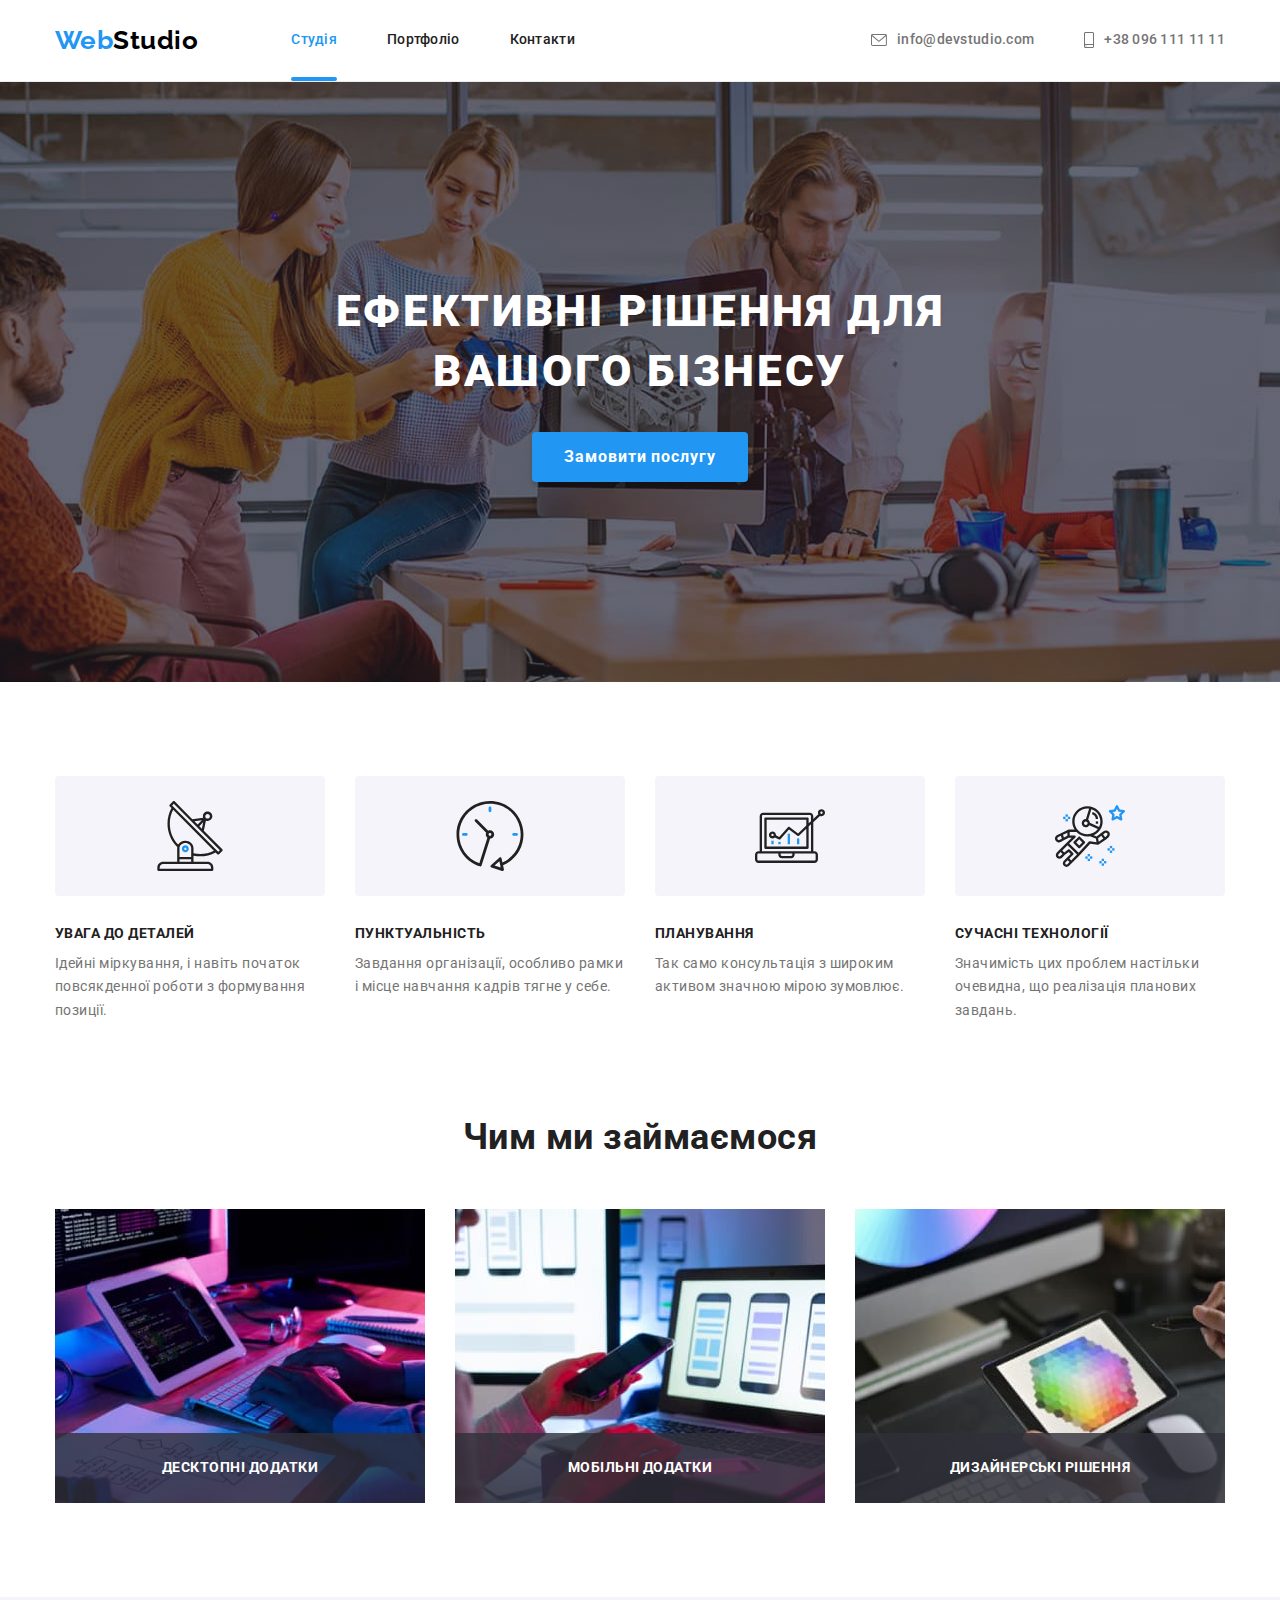
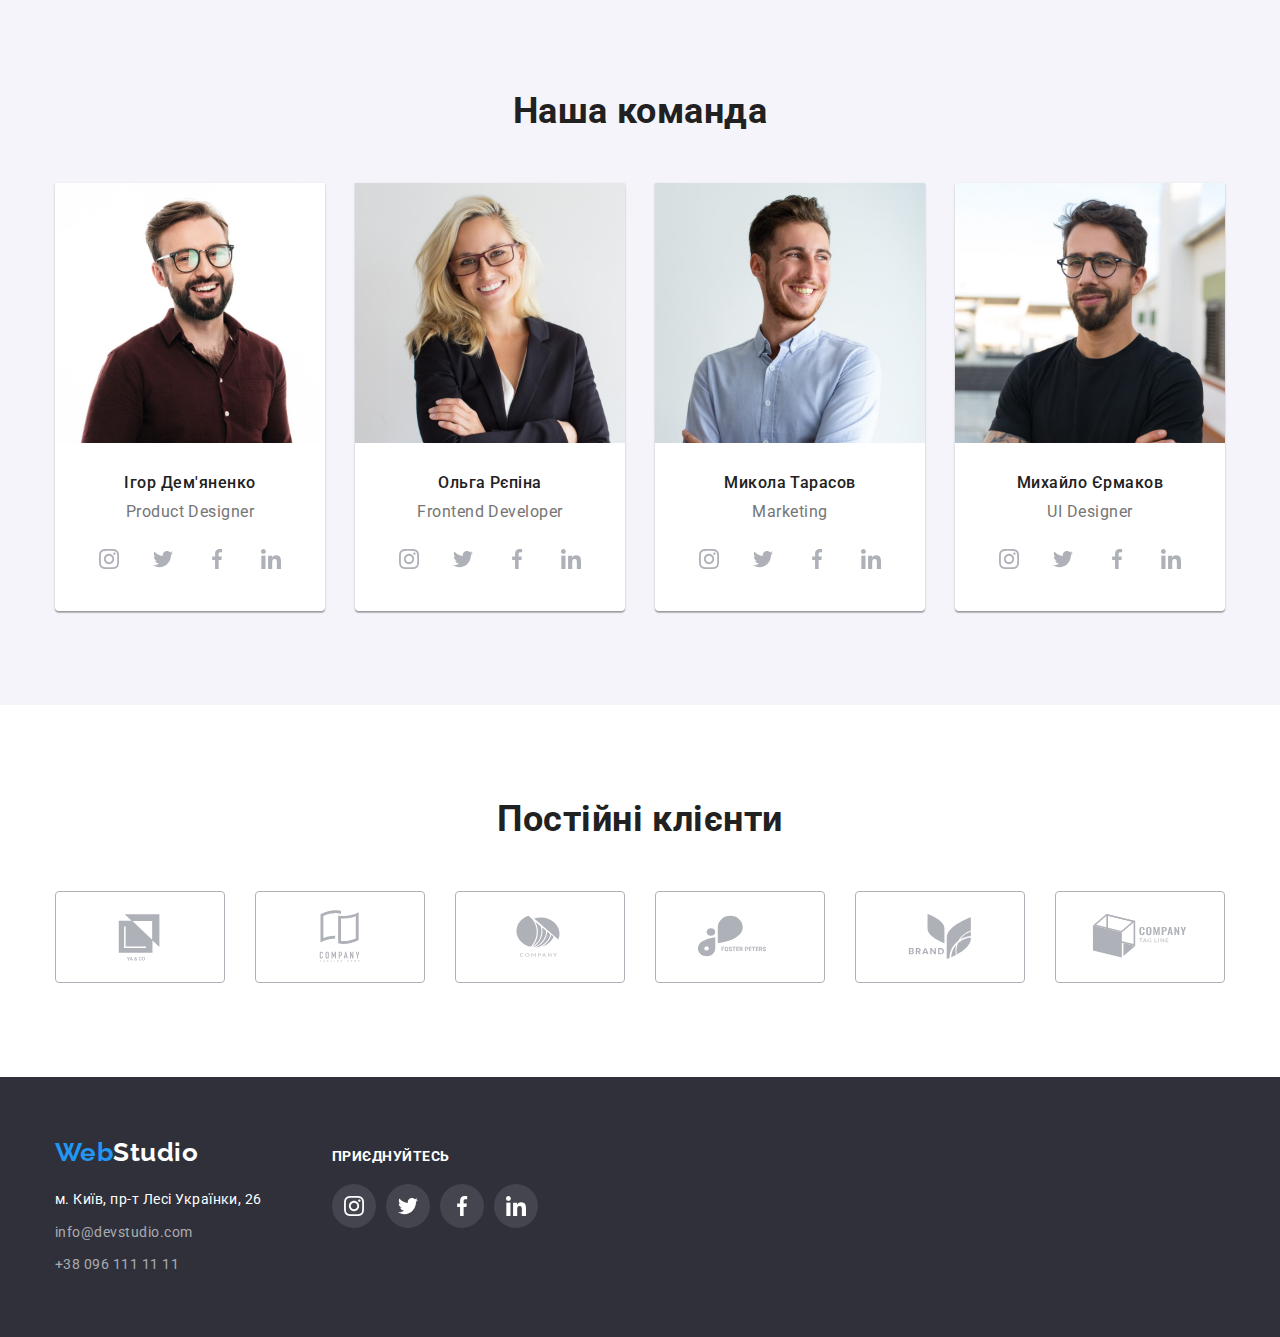
<file: index.html>
<!DOCTYPE html>
<html lang="uk">
  <head>
    <meta charset="UTF-8" />
    <meta http-equiv="X-UA-Compatible" content="IE=edge" />
    <meta name="viewport" content="width=device-width, initial-scale=1.0" />
    <link rel="preconnect" href="https://fonts.googleapis.com" />
    <link rel="preconnect" href="https://fonts.gstatic.com" crossorigin />
    <link
      href="https://fonts.googleapis.com/css2?family=Raleway:wght@700&family=Roboto:wght@400;500;700;900&display=swap"
      rel="stylesheet"
    />
    <link
      rel="stylesheet"
      href="https://cdn.jsdelivr.net/npm/modern-normalize@1.1.0/modern-normalize.min.css"
    />
    <link rel="stylesheet" href="./styles/styles.css" />
    <title>WebStudio</title>
  </head>
  <body>
    <!--header-->
    <header class="page-header">
      <div class="container main-header">
        <nav class="header-nav">
          <div class="head-wrap">
            <a class="logo link" href="./index.html" lang="en">
              <span class="logo-accent">Web</span>Studio</a
            >
            <ul class="nav list">
              <li class="nav-list-item">
                <a href="./index.html" class="nav-link link current">Студія</a>
              </li>
              <li class="nav-list-item">
                <a href="./portfolio.html" class="nav-link link">Портфоліо</a>
              </li>
              <li class="nav-list-item">
                <a href="#" class="nav-link link">Контакти</a>
              </li>
            </ul>
          </div>
        </nav>
        <ul class="contacts list">
          <li class="header-contacts-item">
            <a
              href="mailto:info@devstudio.com"
              lang="en"
              class="header-contact-link link"
            >
              <svg class="icon-header">
                <use
                  lang="en"
                  aria-label="mail icon"
                  href="./images/sprite.svg#icon-envelope"
                ></use>
              </svg>
              info@devstudio.com</a
            >
          </li>
          <li class="header-contacts-item">
            <a href="tel:+380961111111" class="header-contact-link link">
              <svg class="icon-header telephone">
                <use
                  lang="en"
                  aria-label="telephone icon"
                  href="./images/sprite.svg#icon-smartphone"
                ></use>
              </svg>
              +38 096 111 11 11</a
            >
          </li>
        </ul>
      </div>
    </header>
    <!--content-->
    <main>
      <!--section1-hero-->
      <section class="hero">
        <div class="hero-wrapper">
          <div class="container">
            <h1 class="hero-title">Ефективні рішення для вашого бізнесу</h1>
            <button type="button" class="hero-button" data-modal-open>
              Замовити послугу
            </button>
          </div>
        </div>
      </section>
      <!--section2-features-->
      <section class="features section">
        <div class="container">
          <h2 class="title-hide">Особливості</h2>
          <ul class="features-list list">
            <li class="feature-item">
              <div class="feature-icon-wrapper">
                <svg lang="en" aria-label="feature icon" class="feature-icon">
                  <use href="./images/sprite.svg#icon-feat1"></use>
                </svg>
              </div>
              <h3 class="feature-title">Увага до деталей</h3>
              <p class="feature-description">
                Ідейні міркування, і навіть початок повсякденної роботи з
                формування позиції.
              </p>
            </li>
            <li class="feature-item">
              <div class="feature-icon-wrapper">
                <svg lang="en" aria-label="feature icon" class="feature-icon">
                  <use href="./images/sprite.svg#icon-feat2"></use>
                </svg>
              </div>
              <h3 class="feature-title">Пунктуальність</h3>
              <p class="feature-description">
                Завдання організації, особливо рамки і місце навчання кадрів
                тягне у себе.
              </p>
            </li>
            <li class="feature-item">
              <div class="feature-icon-wrapper">
                <svg lang="en" aria-label="feature icon" class="feature-icon">
                  <use href="./images/sprite.svg#icon-feat3"></use>
                </svg>
              </div>
              <h3 class="feature-title">Планування</h3>
              <p class="feature-description">
                Так само консультація з широким активом значною мірою зумовлює.
              </p>
            </li>
            <li class="feature-item">
              <div class="feature-icon-wrapper">
                <svg lang="en" aria-label="feature icon" class="feature-icon">
                  <use href="./images/sprite.svg#icon-feat4"></use>
                </svg>
              </div>
              <h3 class="feature-title">Сучасні технології</h3>
              <p class="feature-description">
                Значимість цих проблем настільки очевидна, що реалізація
                планових завдань.
              </p>
            </li>
          </ul>
        </div>
      </section>
      <!--section3-what-we-do-->
      <section class="our-work section">
        <div class="container">
          <h2 class="section-title">Чим ми займаємося</h2>
          <ul class="work-list list">
            <li class="work-list-line">
              <div class="work-list-wrap">
                <img
                  src="./images/main/wwd1.jpg"
                  alt="Фото чим ми займаємось 1"
                  width="370"
                />
                <p class="our-wor-topic">Десктопні додатки</p>
              </div>
            </li>
            <li class="work-list-line">
              <div class="work-list-wrap">
                <img
                  src="./images/main/wwd2.jpg"
                  alt="Фото чим ми займаємось 2"
                  width="370"
                />
                <p class="our-wor-topic">Мобільні додатки</p>
              </div>
            </li>
            <li class="work-list-line">
              <div class="work-list-wrap">
                <img
                  src="./images/main/wwd3.jpg"
                  alt="Фото чим ми займаємось 3"
                  width="370"
                />
                <p class="our-wor-topic">Дизайнерські рішення</p>
              </div>
            </li>
          </ul>
        </div>
      </section>
      <!-- section4-our-team-->
      <section class="our-team section">
        <div class="container">
          <h2 class="section-title">Наша команда</h2>
          <ul class="team-list list">
            <li class="team-member-card item">
              <img
                src="./images/main/ot1.jpg"
                alt="Ігор Дем'яненко"
                width="270"
              />
              <div class="member-description">
                <h3 class="team-member">Ігор Дем'яненко</h3>
                <p lang="en" class="team-member-position">Product Designer</p>
                <ul class="social-list list">
                  <li class="social-list-item">
                    <a href="#" class="social-list-link link">
                      <svg
                        lang="en"
                        aria-label="instagram link"
                        class="social-list-icon"
                      >
                        <use href="./images/sprite.svg#icon-instagram"></use>
                      </svg>
                    </a>
                  </li>
                  <li class="social-list-item">
                    <a href="#" class="social-list-link link">
                      <svg
                        lang="en"
                        aria-label="twitter link"
                        class="social-list-icon"
                      >
                        <use href="./images/sprite.svg#icon-twitter"></use>
                      </svg>
                    </a>
                  </li>
                  <li class="social-list-item">
                    <a href="#" class="social-list-link link">
                      <svg
                        lang="en"
                        aria-label="facebook link"
                        class="social-list-icon"
                      >
                        <use href="./images/sprite.svg#icon-facebook"></use>
                      </svg>
                    </a>
                  </li>
                  <li class="social-list-item">
                    <a href="#" class="social-list-link link">
                      <svg
                        lang="en"
                        aria-label="linkedin link"
                        class="social-list-icon"
                      >
                        <use href="./images/sprite.svg#icon-linkedin"></use>
                      </svg>
                    </a>
                  </li>
                </ul>
              </div>
            </li>
            <li class="team-member-card item">
              <img src="./images/main/ot2.jpg" alt="Ольга Рєпіна" width="270" />
              <div class="member-description">
                <h3 class="team-member">Ольга Рєпіна</h3>
                <p class="team-member-position" lang="en">Frontend Developer</p>
                <ul class="social-list list">
                  <li class="social-list-item">
                    <a href="#" class="social-list-link link">
                      <svg
                        lang="en"
                        aria-label="instagram link"
                        class="social-list-icon"
                      >
                        <use href="./images/sprite.svg#icon-instagram"></use>
                      </svg>
                    </a>
                  </li>
                  <li class="social-list-item">
                    <a href="#" class="social-list-link link">
                      <svg
                        lang="en"
                        aria-label="twitter link"
                        class="social-list-icon"
                      >
                        <use href="./images/sprite.svg#icon-twitter"></use>
                      </svg>
                    </a>
                  </li>
                  <li class="social-list-item">
                    <a href="#" class="social-list-link link">
                      <svg
                        lang="en"
                        aria-label="facebook link"
                        class="social-list-icon"
                      >
                        <use href="./images/sprite.svg#icon-facebook"></use>
                      </svg>
                    </a>
                  </li>
                  <li class="social-list-item">
                    <a href="#" class="social-list-link link">
                      <svg
                        lang="en"
                        aria-label="linkedin link"
                        class="social-list-icon"
                      >
                        <use href="./images/sprite.svg#icon-linkedin"></use>
                      </svg>
                    </a>
                  </li>
                </ul>
              </div>
            </li>
            <li class="team-member-card item">
              <img
                src="./images/main/ot3.jpg"
                alt="Микола Тарасов"
                width="270"
              />
              <div class="member-description">
                <h3 class="team-member">Микола Тарасов</h3>
                <p class="team-member-position" lang="en">Marketing</p>
                <ul class="social-list list">
                  <li class="social-list-item">
                    <a href="#" class="social-list-link link">
                      <svg
                        lang="en"
                        aria-label="instagram link"
                        class="social-list-icon"
                      >
                        <use href="./images/sprite.svg#icon-instagram"></use>
                      </svg>
                    </a>
                  </li>
                  <li class="social-list-item">
                    <a href="#" class="social-list-link link">
                      <svg
                        lang="en"
                        aria-label="twitter link"
                        class="social-list-icon"
                      >
                        <use href="./images/sprite.svg#icon-twitter"></use>
                      </svg>
                    </a>
                  </li>
                  <li class="social-list-item">
                    <a href="#" class="social-list-link link">
                      <svg
                        lang="en"
                        aria-label="facebook link"
                        class="social-list-icon"
                      >
                        <use href="./images/sprite.svg#icon-facebook"></use>
                      </svg>
                    </a>
                  </li>
                  <li class="social-list-item">
                    <a href="#" class="social-list-link link">
                      <svg
                        lang="en"
                        aria-label="linkedin link"
                        class="social-list-icon"
                      >
                        <use href="./images/sprite.svg#icon-linkedin"></use>
                      </svg>
                    </a>
                  </li>
                </ul>
              </div>
            </li>
            <li class="team-member-card item">
              <img
                src="./images/main/ot4.jpg"
                alt="Михайло Єрмаков"
                width="270"
              />
              <div class="member-description">
                <h3 class="team-member">Михайло Єрмаков</h3>
                <p class="team-member-position" lang="en">UI Designer</p>
                <ul class="social-list list">
                  <li class="social-list-item">
                    <a href="#" class="social-list-link link">
                      <svg
                        lang="en"
                        aria-label="instagram link"
                        class="social-list-icon"
                      >
                        <use href="./images/sprite.svg#icon-instagram"></use>
                      </svg>
                    </a>
                  </li>
                  <li class="social-list-item">
                    <a href="#" class="social-list-link link">
                      <svg
                        lang="en"
                        aria-label="twitter link"
                        class="social-list-icon"
                      >
                        <use href="./images/sprite.svg#icon-twitter"></use>
                      </svg>
                    </a>
                  </li>
                  <li class="social-list-item">
                    <a href="#" class="social-list-link link">
                      <svg
                        lang="en"
                        aria-label="facebook link"
                        class="social-list-icon"
                      >
                        <use href="./images/sprite.svg#icon-facebook"></use>
                      </svg>
                    </a>
                  </li>
                  <li class="social-list-item">
                    <a href="#" class="social-list-link link">
                      <svg
                        lang="en"
                        aria-label="linkedin link"
                        class="social-list-icon"
                      >
                        <use href="./images/sprite.svg#icon-linkedin"></use>
                      </svg>
                    </a>
                  </li>
                </ul>
              </div>
            </li>
          </ul>
        </div>
      </section>
      <!--section5-our-clients-->
      <section class="clients section">
        <div class="container">
          <h2 class="section-title">Постійні клієнти</h2>
          <ul class="clients-list list">
            <li class="clients-item">
              <a href="" class="clients-link link">
                <svg
                  lang="en"
                  aria-label="clients logo"
                  class="clients-logo-icon"
                >
                  <use href="./images/sprite.svg#icon-logo1"></use>
                </svg>
              </a>
            </li>
            <li class="clients-item">
              <a href="" class="clients-link link">
                <svg
                  lang="en"
                  aria-label="clients logo"
                  class="clients-logo-icon"
                >
                  <use href="./images/sprite.svg#icon-logo2"></use>
                </svg>
              </a>
            </li>
            <li class="clients-item">
              <a href="" class="clients-link link">
                <svg
                  lang="en"
                  aria-label="clients logo"
                  class="clients-logo-icon"
                >
                  <use href="./images/sprite.svg#icon-logo3"></use>
                </svg>
              </a>
            </li>
            <li class="clients-item">
              <a href="" class="clients-link link">
                <svg
                  lang="en"
                  aria-label="clients logo"
                  class="clients-logo-icon"
                >
                  <use href="./images/sprite.svg#icon-logo4"></use>
                </svg>
              </a>
            </li>
            <li class="clients-item">
              <a href="" class="clients-link link">
                <svg
                  lang="en"
                  aria-label="clients logo"
                  class="clients-logo-icon"
                >
                  <use href="./images/sprite.svg#icon-logo5"></use>
                </svg>
              </a>
            </li>
            <li class="clients-item">
              <a href="" class="clients-link link">
                <svg
                  lang="en"
                  aria-label="clients logo"
                  class="clients-logo-icon"
                >
                  <use href="./images/sprite.svg#icon-logo6"></use>
                </svg>
              </a>
            </li>
          </ul>
        </div>
      </section>
    </main>
    <!--footer-->
    <footer class="main-footer">
      <div class="container footer-wrapper">
        <div class="footer-left-side">
          <a class="footer-logo link" href="./index.html" lang="en">
            <span class="logo-accent">Web</span>Studio</a
          >
          <address class="footer-address">
            <ul class="address-list list">
              <li class="footer-address-item">
                <a
                  class="address-map link"
                  href="https://goo.gl/maps/CPtrU1FHBa2aNyZL9"
                  target="_blank"
                  rel="noopener noreferrer nofollow"
                  >м. Київ, пр-т Лесі Українки, 26</a
                >
              </li>
              <li class="footer-address-item">
                <a
                  class="footer-contact link"
                  href="mailto:info@devstudio.com"
                  lang="en"
                  >info@devstudio.com</a
                >
              </li>
              <li class="footer-address-item">
                <a class="footer-contact link" href="tel:+380961111111"
                  >+38 096 111 11 11</a
                >
              </li>
            </ul>
          </address>
        </div>

        <div class="footer-social">
          <p class="foter-social-title">приєднуйтесь</p>
          <ul class="social-list list">
            <li class="footer-social-item">
              <a class="footer-social-link" href="">
                <svg
                  lang="en"
                  aria-label="instagram icon"
                  class="footer-social-icon"
                >
                  <use href="./images/sprite.svg#icon-instagram"></use>
                </svg>
              </a>
            </li>
            <li class="footer-social-item">
              <a class="footer-social-link" href="">
                <svg
                  lang="en"
                  aria-label="twitter icon"
                  class="footer-social-icon"
                >
                  <use href="./images/sprite.svg#icon-twitter"></use>
                </svg>
              </a>
            </li>
            <li class="footer-social-item">
              <a class="footer-social-link" href="">
                <svg
                  lang="en"
                  aria-label="facebook icon"
                  class="footer-social-icon"
                >
                  <use href="./images/sprite.svg#icon-facebook"></use>
                </svg>
              </a>
            </li>
            <li class="footer-social-item">
              <a class="footer-social-link" href="">
                <svg
                  lang="en"
                  aria-label="linkedin icon"
                  class="footer-social-icon"
                >
                  <use href="./images/sprite.svg#icon-linkedin"></use>
                </svg>
              </a>
            </li>
          </ul>
        </div>
      </div>
    </footer>

    <!--modals-->
    <div class="backdrop is-hidden" data-modal>
      <div class="modal">
        <button type="button" class="close-modal-btn" data-modal-close>
          <svg class="modal-close-icon">
            <use href="./images/sprite.svg#icon-close-btn"></use>
          </svg>
        </button>
      </div>
    </div>
    <!--scripts-->
    <script src="./js/modal.js"></script>
  </body>
</html>
</file>
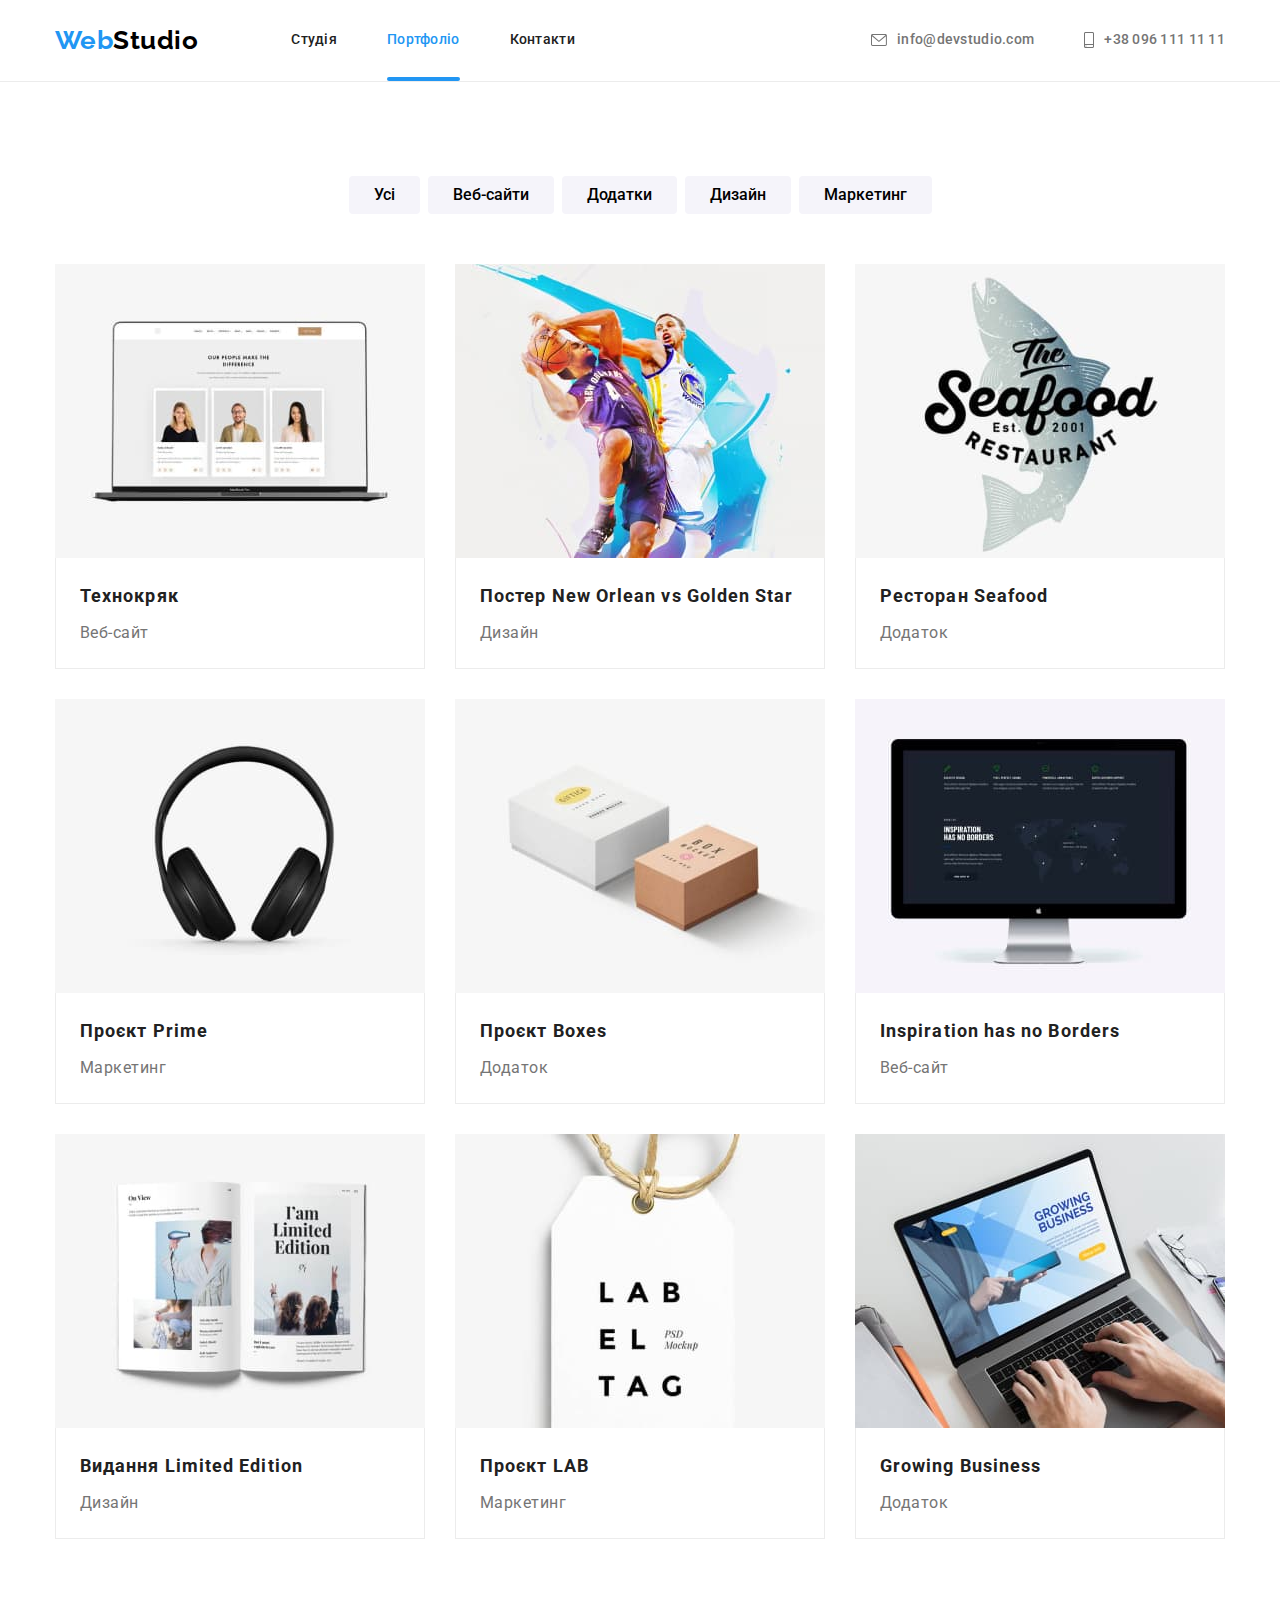
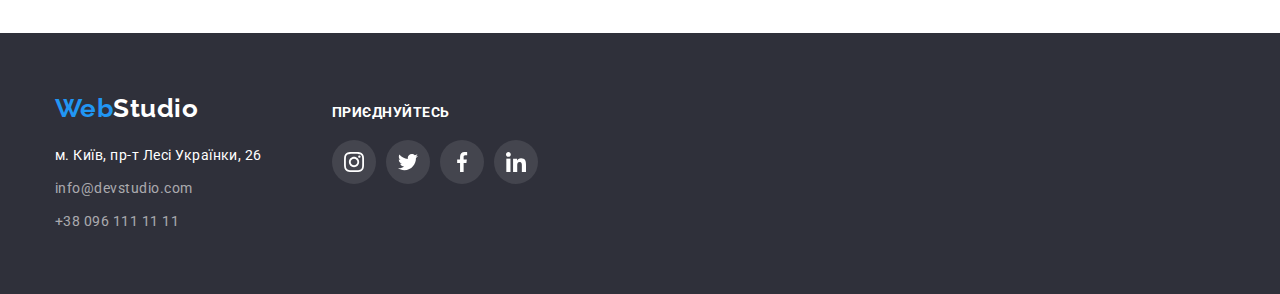
<file: portfolio.html>
<!DOCTYPE html>
<html lang="uk">
  <head>
    <meta charset="UTF-8" />
    <meta http-equiv="X-UA-Compatible" content="IE=edge" />
    <meta name="viewport" content="width=device-width, initial-scale=1.0" />
    <link
      href="https://fonts.googleapis.com/css2?family=Raleway:wght@700&family=Roboto:wght@400;500;700;900&display=swap"
      rel="stylesheet"
    />
    <link
      rel="stylesheet"
      href="https://cdn.jsdelivr.net/npm/modern-normalize@1.1.0/modern-normalize.min.css"
    />
    <link rel="stylesheet" href="./styles/styles.css" />
    <title>Портфоліо</title>
  </head>
  <body>
    <!--header-->
    <header class="page-header">
      <div class="container main-header">
        <nav class="header-nav">
          <div class="head-wrap">
            <a class="logo link" href="./index.html" lang="en">
              <span class="logo-accent">Web</span>Studio</a
            >
            <ul class="nav list">
              <li class="nav-list-item">
                <a href="./index.html" class="nav-link link">Студія</a>
              </li>
              <li class="nav-list-item">
                <a href="./portfolio.html" class="nav-link link current"
                  >Портфоліо</a
                >
              </li>
              <li class="nav-list-item">
                <a href="#" class="nav-link link">Контакти</a>
              </li>
            </ul>
          </div>
        </nav>
        <ul class="contacts list">
          <li class="header-contacts-item">
            <a
              href="mailto:info@devstudio.com"
              lang="en"
              class="header-contact-link link"
            >
              <svg class="icon-header">
                <use
                  lang="en"
                  aria-label="mail icon"
                  href="./images/sprite.svg#icon-envelope"
                ></use>
              </svg>
              info@devstudio.com</a
            >
          </li>
          <li class="header-contacts-item">
            <a href="tel:+380961111111" class="header-contact-link link">
              <svg class="icon-header telephone">
                <use
                  lang="en"
                  aria-label="telephone icon"
                  href="./images/sprite.svg#icon-smartphone"
                ></use>
              </svg>
              +38 096 111 11 11</a
            >
          </li>
        </ul>
      </div>
    </header>
    <!--content-->
    <main class="portfolio-content">
      <section class="gallery section">
        <div class="container">
          <h1 class="title-hide">Портфоліо</h1>
          <ul class="filter-list list">
            <li><button type="button" class="portfolio-button">Усі</button></li>
            <li>
              <button type="button" class="portfolio-button">Веб-сайти</button>
            </li>
            <li>
              <button type="button" class="portfolio-button">Додатки</button>
            </li>
            <li>
              <button type="button" class="portfolio-button">Дизайн</button>
            </li>
            <li>
              <button type="button" class="portfolio-button">Маркетинг</button>
            </li>
          </ul>
          <ul class="gallery-list list">
            <li class="portfolio-list-item item">
              <a class="project-link link" href="#">
                <div class="project-link-overlay">
                  <img
                    src="./images/portfolio/project1.jpg"
                    alt="Технокряк"
                    width="370"
                  />
                  <p class="project-link-overlay-text">
                    Ресурс пропонує комплексні пропозиції з різним рівнем
                    функціоналу та сервісів. Все це дозволить відвідувачу
                    отримати вичерпні відомості про компанію чи приватну особу.
                  </p>
                </div>
                <div class="project-wrapper">
                  <h2 class="project-name">Технокряк</h2>
                  <p class="project-type">Веб-сайт</p>
                </div>
              </a>
            </li>
            <li class="portfolio-list-item item">
              <a class="project-link link" href="#">
                <div class="project-link-overlay">
                  <img
                    src="./images/portfolio/project2.jpg"
                    alt="Постер New Orlean vs Golden Star"
                    width="370"
                  />
                  <p class="project-link-overlay-text">
                    Ресурс пропонує комплексні пропозиції з різним рівнем
                    функціоналу та сервісів. Все це дозволить відвідувачу
                    отримати вичерпні відомості про компанію чи приватну особу.
                  </p>
                </div>

                <div class="project-wrapper">
                  <h2 class="project-name">
                    Постер <span lang="en">New Orlean vs Golden Star </span>
                  </h2>
                  <p class="project-type">Дизайн</p>
                </div>
              </a>
            </li>
            <li class="portfolio-list-item item">
              <a class="project-link link" href="#">
                <div class="project-link-overlay">
                  <img
                    src="./images/portfolio/project3.jpg"
                    alt="Ресторан Seafood"
                    width="370"
                  />
                  <p class="project-link-overlay-text">
                    Ресурс пропонує комплексні пропозиції з різним рівнем
                    функціоналу та сервісів. Все це дозволить відвідувачу
                    отримати вичерпні відомості про компанію чи приватну особу.
                  </p>
                </div>

                <div class="project-wrapper">
                  <h2 class="project-name">
                    Ресторан <span lang="en">Seafood</span>
                  </h2>
                  <p class="project-type">Додаток</p>
                </div>
              </a>
            </li>
            <li class="portfolio-list-item item">
              <a class="project-link link" href="#">
                <div class="project-link-overlay">
                  <img
                    src="./images/portfolio/project4.jpg"
                    alt="Проєкт Prime"
                    width="370"
                  />
                  <p class="project-link-overlay-text">
                    Ресурс пропонує комплексні пропозиції з різним рівнем
                    функціоналу та сервісів. Все це дозволить відвідувачу
                    отримати вичерпні відомості про компанію чи приватну особу.
                  </p>
                </div>

                <div class="project-wrapper">
                  <h2 class="project-name">Проєкт <span>Prime</span></h2>
                  <p class="project-type">Маркетинг</p>
                </div>
              </a>
            </li>
            <li class="portfolio-list-item item">
              <a class="project-link link" href="#">
                <div class="project-link-overlay">
                  <img
                    src="./images/portfolio/project5.jpg"
                    alt="Проєкт Boxes"
                    width="370"
                  />
                  <p class="project-link-overlay-text">
                    Ресурс пропонує комплексні пропозиції з різним рівнем
                    функціоналу та сервісів. Все це дозволить відвідувачу
                    отримати вичерпні відомості про компанію чи приватну особу.
                  </p>
                </div>

                <div class="project-wrapper">
                  <h2 class="project-name">
                    Проєкт <span lang="en">Boxes</span>
                  </h2>
                  <p class="project-type">Додаток</p>
                </div>
              </a>
            </li>
            <li class="portfolio-list-item item">
              <a class="project-link link" href="#">
                <div class="project-link-overlay">
                  <img
                    src="./images/portfolio/project6.jpg"
                    alt="Inspiration has no Borders"
                    width="370"
                  />
                  <p class="project-link-overlay-text">
                    Ресурс пропонує комплексні пропозиції з різним рівнем
                    функціоналу та сервісів. Все це дозволить відвідувачу
                    отримати вичерпні відомості про компанію чи приватну особу.
                  </p>
                </div>

                <div class="project-wrapper">
                  <h2 class="project-name" lang="en">
                    Inspiration has no Borders
                  </h2>
                  <p class="project-type">Веб-сайт</p>
                </div>
              </a>
            </li>
            <li class="portfolio-list-item item">
              <a class="project-link link" href="#">
                <div class="project-link-overlay">
                  <img
                    src="./images/portfolio/project7.jpg"
                    alt="Видання Limited Edition"
                    width="370"
                  />
                  <p class="project-link-overlay-text">
                    Ресурс пропонує комплексні пропозиції з різним рівнем
                    функціоналу та сервісів. Все це дозволить відвідувачу
                    отримати вичерпні відомості про компанію чи приватну особу.
                  </p>
                </div>

                <div class="project-wrapper">
                  <h2 class="project-name">
                    Видання <span lang="en">Limited Edition</span>
                  </h2>
                  <p class="project-type">Дизайн</p>
                </div>
              </a>
            </li>
            <li class="portfolio-list-item item">
              <a class="project-link link" href="#">
                <div class="project-link-overlay">
                  <img
                    src="./images/portfolio/project8.jpg"
                    alt="Проєкт LAB"
                    width="370"
                  />
                  <p class="project-link-overlay-text">
                    Ресурс пропонує комплексні пропозиції з різним рівнем
                    функціоналу та сервісів. Все це дозволить відвідувачу
                    отримати вичерпні відомості про компанію чи приватну особу.
                  </p>
                </div>

                <div class="project-wrapper">
                  <h2 class="project-name">
                    Проєкт <span lang="en">LAB</span>
                  </h2>
                  <p class="project-type">Маркетинг</p>
                </div>
              </a>
            </li>
            <li class="portfolio-list-item item">
              <a class="project-link link" href="#">
                <div class="project-link-overlay">
                  <img
                    src="./images/portfolio/project9.jpg"
                    alt="Growing Business"
                    width="370"
                  />
                  <p class="project-link-overlay-text">
                    Ресурс пропонує комплексні пропозиції з різним рівнем
                    функціоналу та сервісів. Все це дозволить відвідувачу
                    отримати вичерпні відомості про компанію чи приватну особу.
                  </p>
                </div>

                <div class="project-wrapper">
                  <h2 class="project-name" lang="en">Growing Business</h2>
                  <p class="project-type">Додаток</p>
                </div>
              </a>
            </li>
          </ul>
        </div>
      </section>
    </main>
    <!--footer-->
    <footer class="main-footer">
      <div class="container footer-wrapper">
        <div class="footer-left-side">
          <a class="footer-logo link" href="./index.html" lang="en">
            <span class="logo-accent">Web</span>Studio</a
          >
          <address class="footer-address">
            <ul class="address-list list">
              <li class="footer-address-item">
                <a
                  class="address-map link"
                  href="https://goo.gl/maps/CPtrU1FHBa2aNyZL9"
                  target="_blank"
                  rel="noopener noreferrer nofollow"
                  >м. Київ, пр-т Лесі Українки, 26</a
                >
              </li>
              <li class="footer-address-item">
                <a
                  class="footer-contact link"
                  href="mailto:info@devstudio.com"
                  lang="en"
                  >info@devstudio.com</a
                >
              </li>
              <li class="footer-address-item">
                <a class="footer-contact link" href="tel:+380961111111"
                  >+38 096 111 11 11</a
                >
              </li>
            </ul>
          </address>
        </div>

        <div class="footer-social">
          <p class="foter-social-title">приєднуйтесь</p>
          <ul class="social-list list">
            <li class="footer-social-item">
              <a class="footer-social-link" href="">
                <svg class="footer-social-icon">
                  <use href="./images/sprite.svg#icon-instagram"></use>
                </svg>
              </a>
            </li>
            <li class="footer-social-item">
              <a class="footer-social-link" href="">
                <svg class="footer-social-icon">
                  <use href="./images/sprite.svg#icon-twitter"></use>
                </svg>
              </a>
            </li>
            <li class="footer-social-item">
              <a class="footer-social-link" href="">
                <svg class="footer-social-icon">
                  <use href="./images/sprite.svg#icon-facebook"></use>
                </svg>
              </a>
            </li>
            <li class="footer-social-item">
              <a class="footer-social-link" href="">
                <svg class="footer-social-icon">
                  <use href="./images/sprite.svg#icon-linkedin"></use>
                </svg>
              </a>
            </li>
          </ul>
        </div>
      </div>
    </footer>
  </body>
</html>
</file>
<file: styles/styles.css>
:root {
  /* colors */
  --main-theme-color: #fff;
  --secondary-theme-color: #f5f5f5;
  --hero-bg-color: #c4c4c4;
  --hero-overlay-color: rgba(47, 48, 58, 0.4);
  --our-work-overlay-bg: rgba(47, 48, 58, 0.8);
  --footer-bg-color: #2f303a;
  --filter-button-bg-color: #f5f4fa;
  --main-text-color: #212121;
  --secondary-text-color: #757575;
  --logo-header-color: #000;
  --accent-color: #2196f3;
  --button-bg-accent-color: #188ce8;
  --footer-contact-color: rgba(255, 255, 255, 0.6);
  --border-color: #ececec;
  --button-shadow: rgba(0, 0, 0, 0.15);
  --feature-bg-color: #f5f4fa;
  --team-member-box-shadow-color1: rgba(0, 0, 0, 0.12);
  --team-member-box-shadow-color2: rgba(0, 0, 0, 0.14);
  --team-member-box-shadow-color3: rgba(0, 0, 0, 0.2);
  --social-list-icon-fill: #afb1b8;
  --footer-social-link-color: rgba(255, 255, 255, 0.1);
  --portfolio-card-shadow-color1: rgba(0, 0, 0, 0.1);
  --portfolio-card-shadow-color2: rgba(0, 0, 0, 0.8);
  --portfolio-card-shadow-color3: rgba(0, 0, 0, 0.12);
  --portfolio-card-border-color: #eeeeee;
  --portfolio-overlay-color: rgba(33, 150, 243, 0.9);

  /* fonts */
  --primary-font: "roboto", sans-serif;
  --secondary-font: "raleway", sans-serif;

  /* animations */
  --animation-timing-function: cubic-bezier(0.4, 0, 0.2, 1);
  --animation-duration: 250ms;
}

/* styles reset */

h1,
h2,
h3,
h4,
p {
  margin-top: 0;
  margin-bottom: 0;
}

ul,
ol {
  margin-top: 0;
  margin-bottom: 0;
  padding-left: 0;
}

.link {
  text-decoration: none;
}

.list {
  list-style: none;
}

img {
  display: block;
  max-width: 100%;
  height: auto;
}

button {
  cursor: pointer;
}

/* =================common styles================ */
body {
  font-family: var(--primary-font);
  background-color: var(--main-theme-color);
  color: var(--main-text-color);
  letter-spacing: 0.03em;
}

.title-hide {
  position: absolute;
  white-space: nowrap;
  width: 1px;
  height: 1px;
  overflow: hidden;
  border: 0;
  padding: 0;
  clip: rect(0 0 0 0);
  clip-path: inset(50%);
  margin: -1px;
}

.container {
  width: 1200px;
  margin-left: auto;
  margin-right: auto;
  padding-left: 15px;
  padding-right: 15px;
}

.section {
  padding-bottom: 94px;
  padding-top: 94px;
}

.section-title {
  margin-bottom: 50px;

  text-align: center;
  font-weight: 700;
  font-size: 36px;
  line-height: 1.16;
}

/* =================/common styles================ */

/* =================index.html styles================ */

/* =====================header-styles===================== */
.page-header {
  border-bottom: 1px solid var(--border-color);
}

.main-header {
  display: flex;
  justify-content: space-between;
  align-items: center;
}

.head-wrap {
  display: flex;
  align-items: center;
}

.nav {
  display: flex;
  column-gap: 50px;
}

.logo {
  margin-right: 93px;
  padding-top: 25px;
  padding-bottom: 25px;

  font-family: var(--secondary-font);
  font-weight: 700;
  font-size: 26px;
  line-height: 1.19;
  color: var(--logo-header-color);
}

.logo-accent {
  color: var(--accent-color);
}

.nav-list-item {
  position: relative;
}

.nav-link {
  display: block;
  padding-top: 32px;
  padding-bottom: 32px;

  font-weight: 500;
  font-size: 14px;
  line-height: 1.14;
  letter-spacing: 0.02em;
  color: var(--main-text-color);

  transition: color var(--animation-duration) var(--animation-timing-function);
}

.current.nav-link::after {
  position: absolute;
  left: 0;
  bottom: -1px;

  content: "";

  width: 100%;
  height: 4px;
  background-color: var(--accent-color);
  border-radius: 2px;
}

.nav .nav-link:hover,
.nav .nav-link:focus {
  color: var(--accent-color);
}

.contacts {
  display: flex;
  column-gap: 50px;
}

.icon-header {
  width: 16px;
  height: 12px;
  margin-right: 10px;
}

.icon-header.telephone {
  width: 10px;
  height: 16px;
}

.header-contact-link {
  padding-top: 32px;
  padding-bottom: 32px;

  display: flex;
  align-items: center;

  font-weight: 500;
  font-size: 14px;
  line-height: 1.14;
  letter-spacing: 0.02em;
  color: var(--secondary-text-color);
  fill: currentColor;

  transition: color var(--animation-duration) var(--animation-timing-function);
}

.header-contact-link:hover,
.header-contact-link:focus {
  color: var(--accent-color);
}

/* =====================/header-styles===================== */

/* =====================hero-styles===================== */
.hero {
  margin: 0 auto;
  text-align: center;
  background-color: var(--hero-bg-color);
}

.hero-wrapper {
  margin: 0 auto;

  padding-top: 200px;
  padding-bottom: 200px;
  background-image: linear-gradient(
      var(--hero-overlay-color),
      var(--hero-overlay-color)
    ),
    url(../images/main/bg.jpg);
  background-size: cover;
  background-repeat: no-repeat;
  background-position: center;
  max-width: 1600px;
}

.hero-title {
  margin-bottom: 30px;
  margin-left: auto;
  margin-right: auto;

  width: 700px;
  font-weight: 900;
  font-size: 44px;
  line-height: 1.36;
  letter-spacing: 0.06em;
  text-transform: uppercase;
  color: var(--main-theme-color);
}

.hero-button {
  display: flex;
  justify-content: center;
  align-items: center;

  margin-left: auto;
  margin-right: auto;

  width: 216px;
  height: 50px;

  text-align: center;
  font-family: inherit;
  background-color: var(--accent-color);
  font-weight: 700;
  font-size: 16px;
  line-height: 1.88;
  letter-spacing: 0.06em;
  color: var(--main-theme-color);
  cursor: pointer;

  border: 0;
  box-shadow: 0px 4px 4px var(--button-shadow);
  border-radius: 4px;

  transition: background-color var(--animation-duration)
    var(--animation-timing-function);
}

.hero-button:hover,
.hero-button:focus {
  background-color: var(--button-bg-accent-color);
}
/* =================/hero styles================ */

/* =================features styles================ */

.feature-icon-wrapper {
  display: flex;
  justify-content: center;
  align-items: center;

  margin-bottom: 30px;

  width: 270px;
  height: 120px;
  background: var(--feature-bg-color);
  border-radius: 4px;
}

.feature-icon {
  width: 70px;
  height: 70px;
}

.features-list {
  display: flex;
  column-gap: 30px;
}

.feature-item {
  flex-basis: calc((100% - 90px) / 4);
}

.feature-title {
  margin-bottom: 10px;

  font-weight: 700;
  font-size: 14px;
  line-height: 1.14;
  text-transform: uppercase;
}

.feature-description {
  font-size: 14px;
  line-height: 1.71;
  color: var(--secondary-text-color);
}
/* =================/features styles================ */

/* =================our work - styles================ */
.our-work {
  padding-top: 0;
}

.work-list {
  display: flex;
  column-gap: 30px;
}

.work-list-line {
  flex-basis: calc((100%-60px) / 3);
}

.work-list-wrap {
  position: relative;
}

.our-wor-topic {
  position: absolute;
  left: 0;
  bottom: 0;

  display: flex;
  justify-content: center;
  align-items: center;
  height: 70px;
  width: 100%;

  text-transform: uppercase;
  font-weight: 700;
  font-size: 14px;
  line-height: 1.14;
  color: var(--main-theme-color);
  background: var(--our-work-overlay-bg);
}
/* =================/our work - styles================ */

/* =================our team - styles================ */

.our-team {
  background-color: var(--filter-button-bg-color);
}

.team-list {
  display: flex;
  flex-wrap: wrap;
  gap: 30px;
}

.team-member-card {
  background-color: var(--main-theme-color);

  box-shadow: 0px 1px 3px var(--team-member-box-shadow-color1),
    0px 1px 1px var(--team-member-box-shadow-color2),
    0px 2px 1px var(--team-member-box-shadow-color3);
  border-radius: 0px 0px 4px 4px;
}

.team-member-card.item {
  flex-basis: calc((100% - 90px) / 4);
}

.member-description {
  padding: 30px;
}

.team-member {
  margin-bottom: 10px;

  text-align: center;

  font-weight: 500;
  font-size: 16px;
  line-height: 1.19;
}

.team-member-position {
  margin-bottom: 16px;

  text-align: center;

  font-size: 16px;
  line-height: 1.19;
  color: var(--secondary-text-color);
}

.social-list {
  display: flex;
  column-gap: 10px;
  justify-content: center;
}

.social-list-link {
  display: flex;
  justify-content: center;
  align-items: center;
  width: 44px;
  height: 44px;
  border-radius: 50%;
  background-color: var(--main-theme-color);
  color: var(--social-list-icon-fill);
  fill: currentColor;
  transition: background-color var(--animation-duration)
      var(--animation-timing-function),
    color var(--animation-duration) var(--animation-timing-function);
}

.social-list-icon {
  width: 20px;
  height: 20px;
}

.social-list-link:hover,
.social-list-link:focus {
  background-color: var(--accent-color);
  color: var(--main-theme-color);
}
/* =================/our team - styles================ */

/* =================our clients - styles================ */

.clients-list {
  display: flex;
  gap: 30px;
}

.clients-link {
  border: 1px solid var(--social-list-icon-fill);
  border-radius: 4px;
  display: flex;
  justify-content: center;
  align-items: center;

  width: 170px;
  height: 92px;

  color: var(--social-list-icon-fill);
  fill: currentColor;
  transition: border var(--animation-duration) var(--animation-timing-function),
    color var(--animation-duration) var(--animation-timing-function);
}

.clients-logo-icon {
  width: 106px;
  height: 60px;
}

.clients-link:hover,
.clients-link:focus {
  border: 1px solid var(--accent-color);
  color: var(--accent-color);
}

/* =================/our clients - styles================ */

/* =================footer styles================ */
.main-footer {
  padding-top: 60px;
  padding-bottom: 60px;
  background-color: var(--footer-bg-color);
}

.footer-wrapper {
  display: flex;
  align-items: baseline;
}

.footer-logo {
  display: block;
  margin-bottom: 20px;

  font-family: var(--secondary-font);
  font-weight: 700;
  font-size: 26px;
  line-height: 1.19;
  color: var(--main-theme-color);
}

.footer-address-item:not(:last-child) {
  margin-bottom: 9px;
}

.address-map {
  font-style: normal;
  font-size: 14px;
  line-height: 1.71;
  color: var(--main-theme-color);
  transition: color var(--animation-duration) var(--animation-timing-function);
}

.footer-contact {
  font-style: normal;
  font-size: 14px;
  line-height: 1.71;
  color: var(--footer-contact-color);
  transition: color var(--animation-duration) var(--animation-timing-function);
}

.address-map:hover,
.address-map:focus,
.footer-contact:hover,
.footer-contact:focus {
  color: var(--accent-color);
}

.footer-social {
  margin-left: 70px;
}

.foter-social-title {
  text-transform: uppercase;
  font-weight: 700;
  font-size: 14px;
  line-height: 1, 14;

  margin-bottom: 20px;

  color: var(--main-theme-color);
}

.footer-social-list {
  display: flex;
  justify-content: flex-start;
}

.footer-social-link {
  display: flex;
  justify-content: center;
  align-items: center;
  width: 44px;
  height: 44px;
  border-radius: 50%;
  background-color: var(--footer-social-link-color);
  color: var(--main-theme-color);
  fill: currentColor;
  transition: background-color var(--animation-duration)
    var(--animation-timing-function);
}
.footer-social-icon {
  width: 20px;
  height: 20px;
}

.footer-social-link:hover,
.footer-social-link:focus {
  background-color: var(--accent-color);
}
/* =================/footer styles================ */

/* =================modal styles================ */
.backdrop {
  position: fixed;
  top: 0;
  left: 0;
  z-index: 100;
  width: 100%;
  height: 100%;
  background-color: rgba(0, 0, 0, 0.2);

  opacity: 1;

  transition: opacity var(--animation-duration) var(--animation-timing-function),
    visibility var(--animation-duration) var(--animation-timing-function);
}

.modal {
  position: absolute;
  top: 50%;
  left: 50%;
  transform: translate(-50%, -50%) scale(1);

  width: 528px;
  height: 581px;

  background: var(--main-theme-color);
  box-shadow: 0px 1px 3px rgba(0, 0, 0, 0.12), 0px 1px 1px rgba(0, 0, 0, 0.14),
    0px 2px 1px rgba(0, 0, 0, 0.2);
  border-radius: 4px;

  transition: transform var(--animation-duration)
    var(--animation-timing-function);
}

.close-modal-btn {
  position: absolute;
  right: 0;
  top: 0;

  display: flex;
  justify-content: center;
  align-items: center;

  margin: 8px;

  width: 30px;
  height: 30px;
  border-radius: 50%;
  background: transparent;
  border: 1px solid rgba(0, 0, 0, 0.1);
  padding: 0;
  color: var(--logo-header-color);
  fill: currentColor;
}

.close-modal-btn:hover,
.close-modal-btn:focus {
  color: var(--accent-color);
}

.modal-close-icon {
  width: 18px;
  height: 18px;
}

.is-hidden {
  visibility: hidden;
  opacity: 0;
  pointer-events: none;

  transition: opacity var(--animation-duration) var(--animation-timing-function),
    visibility var(--animation-duration) var(--animation-timing-function);
}

/* =================/modal styles================ */

/* =================portfolio.html styles================ */

/* =================portfolio styles================ */

.filter-list {
  margin-bottom: 50px;
  display: flex;
  justify-content: center;
  column-gap: 8px;
}

.portfolio-button {
  padding-top: 6px;
  padding-bottom: 6px;
  padding-left: 25px;
  padding-right: 25px;

  min-width: 63px;

  background-color: var(--filter-button-bg-color);
  font-family: inherit;
  font-weight: 500;
  font-size: 16px;
  line-height: 1.63;
  cursor: pointer;

  border: 0;
  border-radius: 4px;

  transition: color var(--animation-duration) var(--animation-timing-function),
    background-color var(--animation-duration) var(--animation-timing-function),
    box-shadow var(--animation-duration) var(--animation-timing-function);
}

.portfolio-button:hover,
.portfolio-button:focus {
  background-color: var(--accent-color);
  color: var(--main-theme-color);

  box-shadow: 0px 3px 1px rgba(0, 0, 0, 0.1), 0px 1px 2px rgba(0, 0, 0, 0.08),
    0px 2px 2px rgba(0, 0, 0, 0.12);
}

.gallery-list {
  display: flex;
  flex-wrap: wrap;
  gap: 30px;
}

.project-link {
  display: inline-block;
  transition: box-shadow var(--animation-duration)
    var(--animation-timing-function);
}

.project-link:hover,
.project-link:focus {
  box-shadow: 0px 1px 1px rgba(0, 0, 0, 0.12), 0px 4px 4px rgba(0, 0, 0, 0.06),
    1px 4px 6px rgba(0, 0, 0, 0.16);
}

.project-link-overlay {
  position: relative;
  overflow: hidden;
}

.project-link:hover .project-link-overlay-text,
.project-link:focus .project-link-overlay-text {
  transform: translateY(0%);
}

.project-link-overlay-text {
  position: absolute;

  top: 0;
  left: 0;

  padding: 63px 24px;

  width: 100%;
  height: 100%;

  text-align: left;
  font-size: 18px;
  line-height: 1.55;
  background-color: var(--portfolio-overlay-color);
  color: var(--main-theme-color);

  transform: translateY(101%);

  transition: transform var(--animation-duration)
    var(--animation-timing-function);
}

.item {
  flex-basis: calc((100% - 60px) / 3);
}

.project-wrapper {
  padding-left: 24px;
  padding-right: 24px;
  padding-top: 20px;
  padding-bottom: 20px;
  border-bottom: 1px solid var(--border-color);
  border-left: 1px solid var(--border-color);
  border-right: 1px solid var(--border-color);
}

.project-name {
  margin-bottom: 4px;

  font-weight: 700;
  font-size: 18px;
  line-height: 2;
  letter-spacing: 0.06em;
  color: var(--main-text-color);
}

.project-type {
  font-size: 16px;
  line-height: 1.88;
  color: var(--secondary-text-color);
}

.current {
  color: var(--accent-color);
}
</file>
